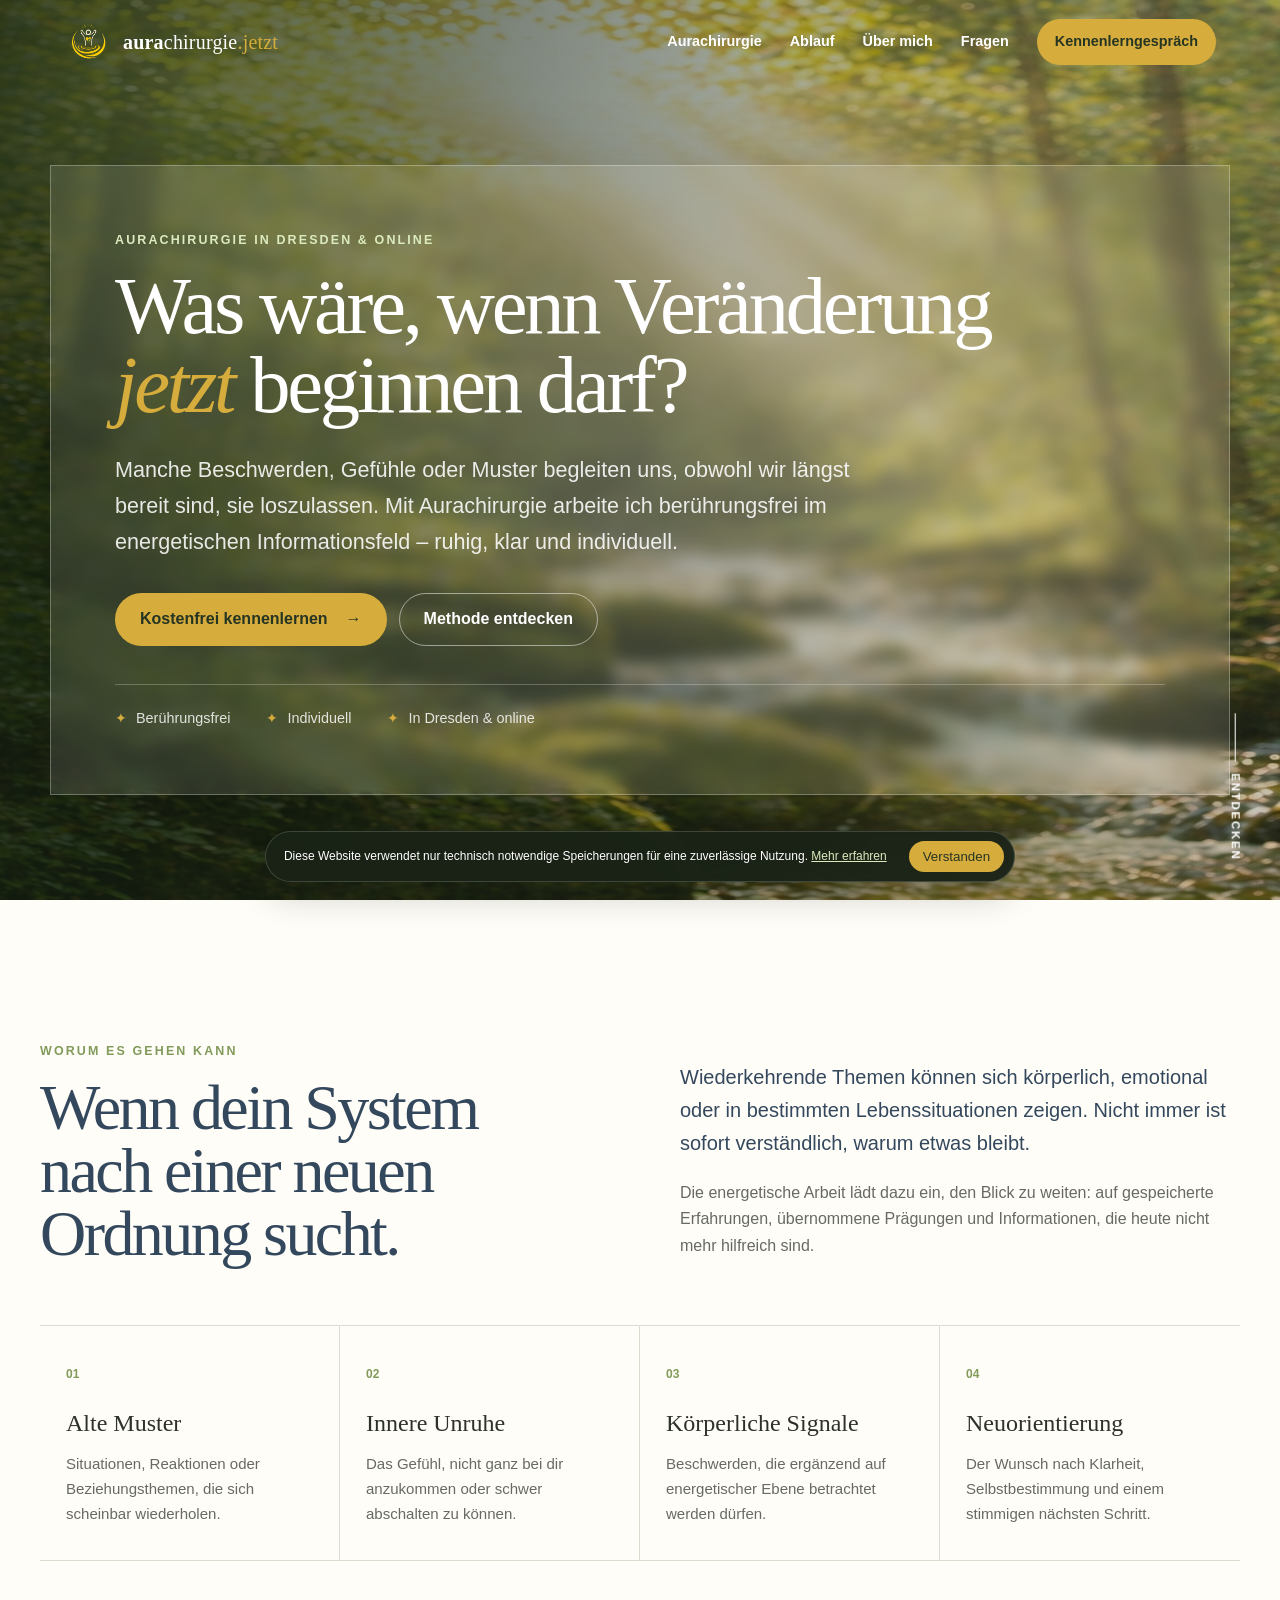
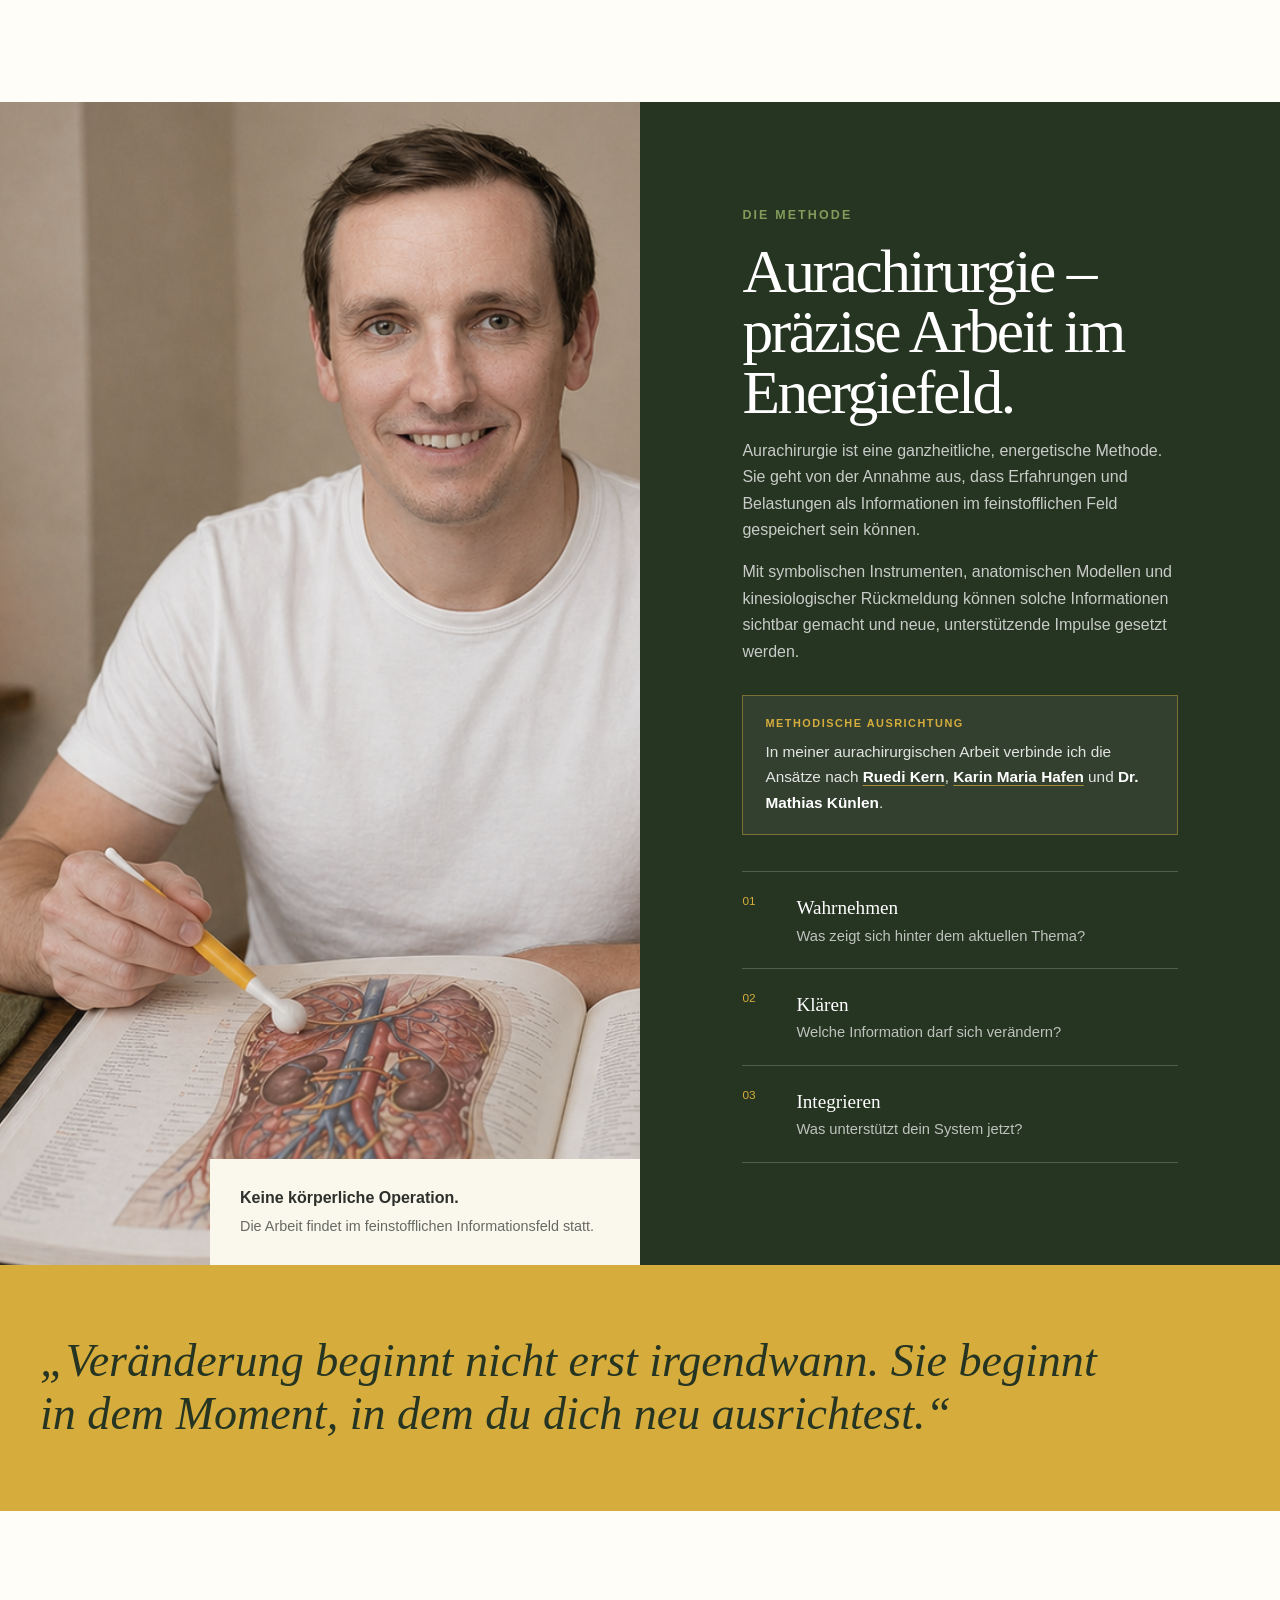
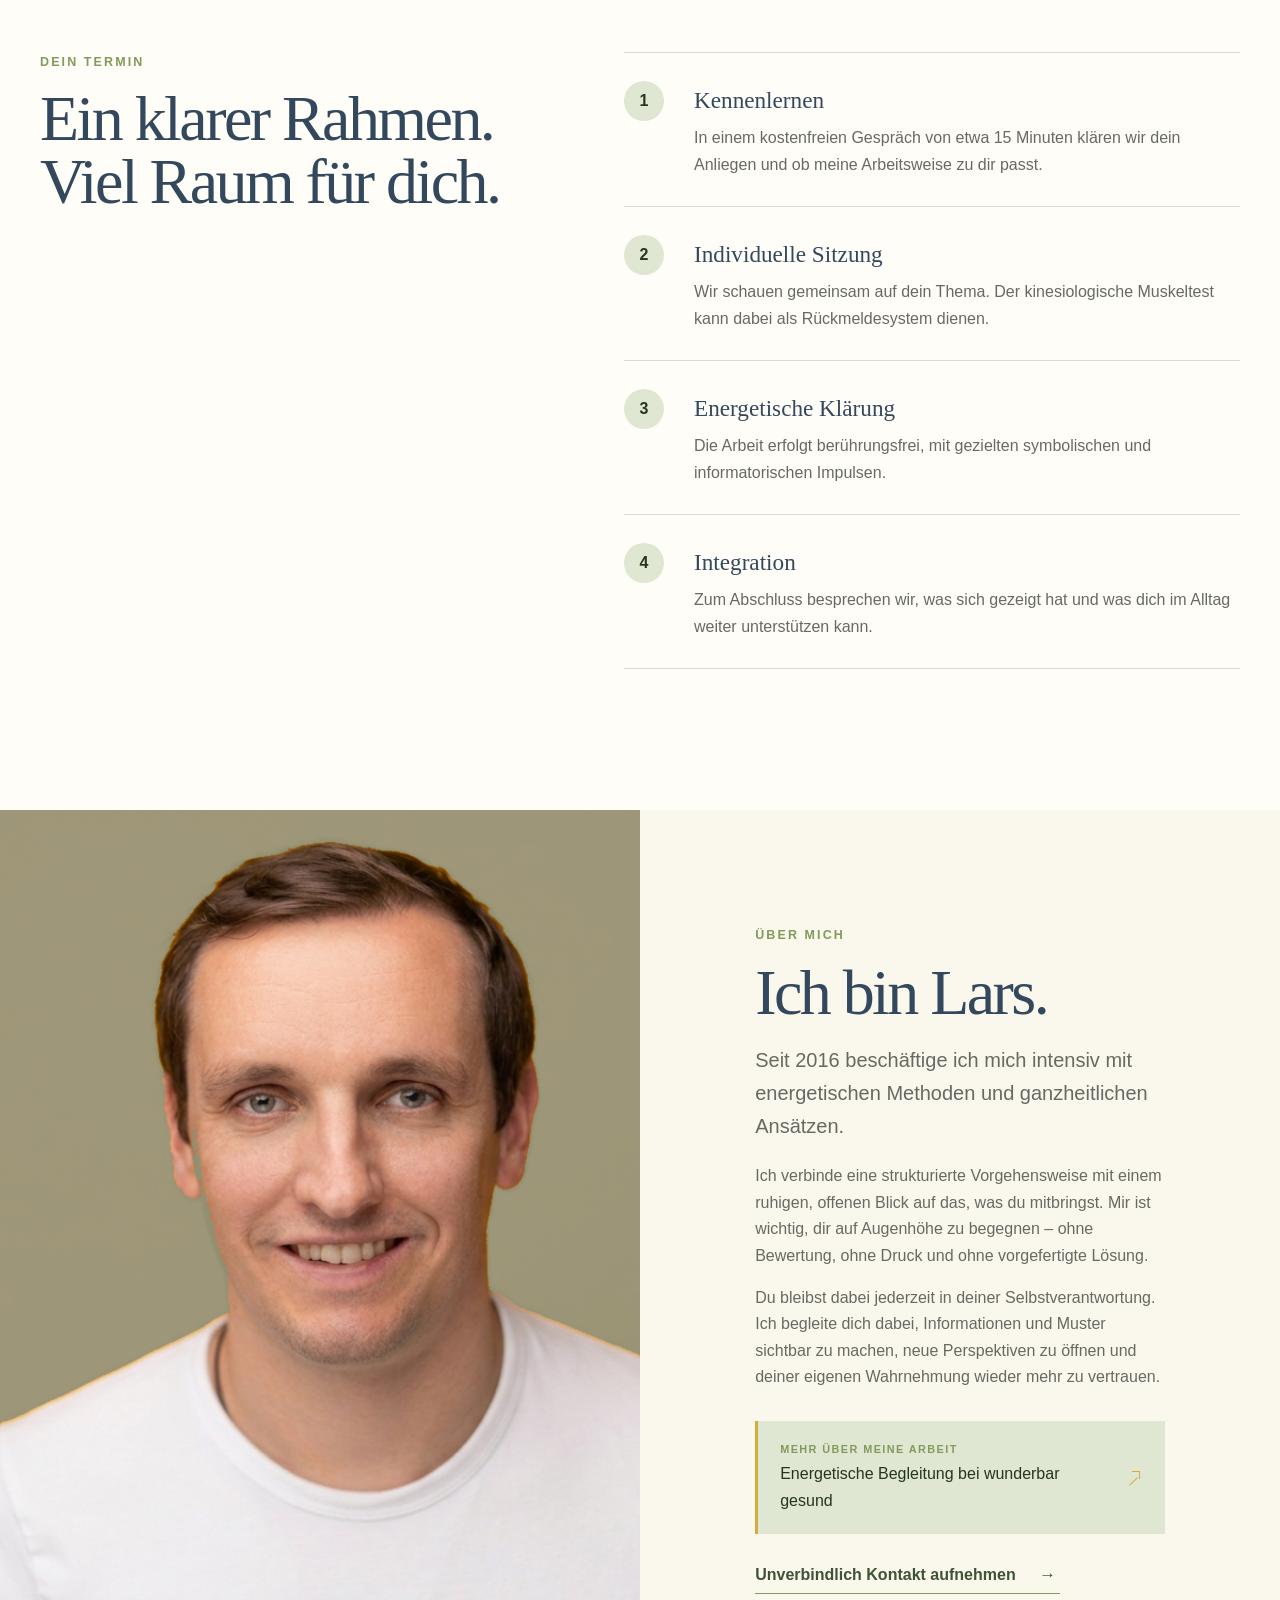
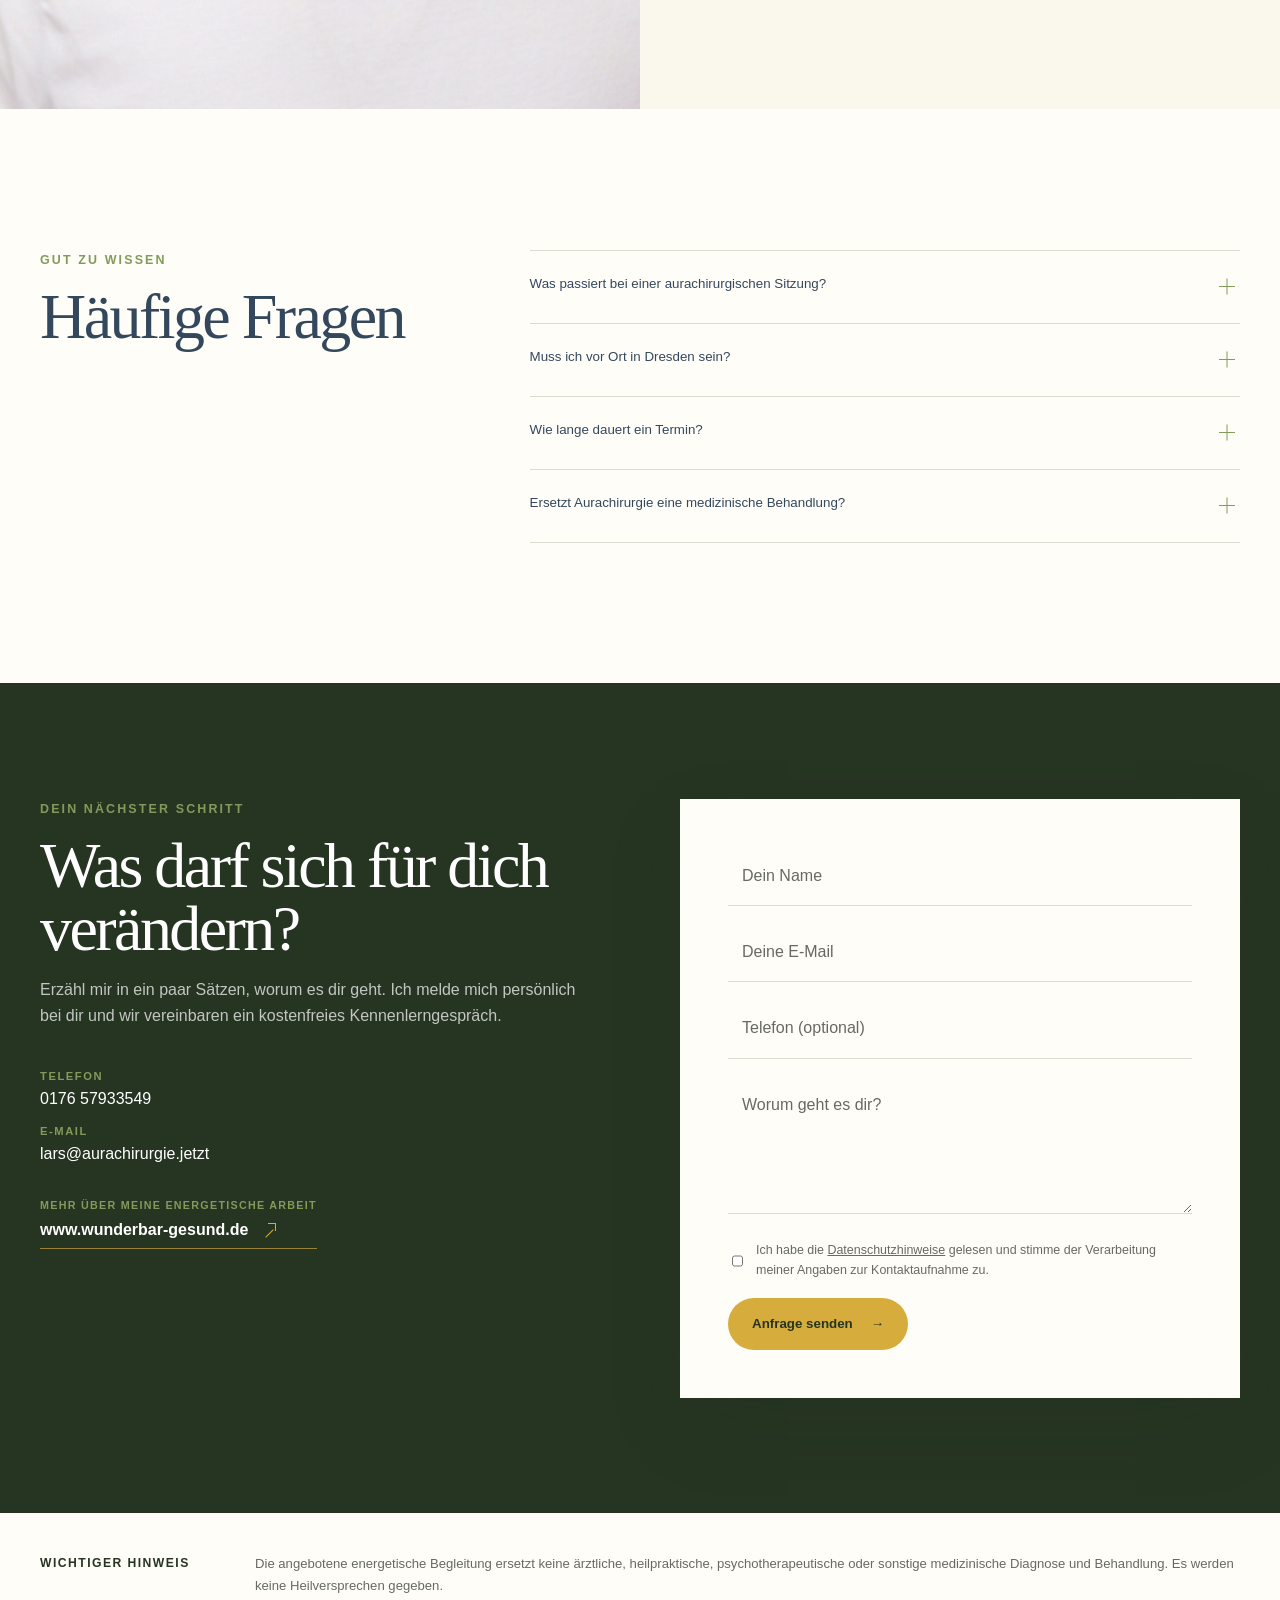
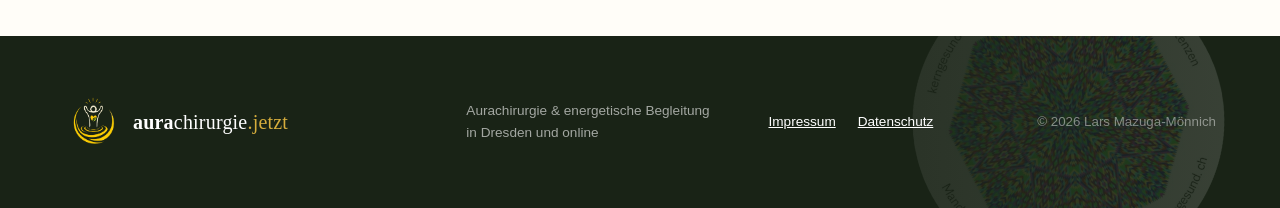
<file: index.html>
<!doctype html>
<html lang="de">
  <head>
    <meta charset="utf-8">
    <meta name="viewport" content="width=device-width, initial-scale=1">
    <title>Aurachirurgie Dresden & online | aurachirurgie.jetzt</title>
    <meta name="description" content="Aurachirurgie in Dresden und online: Lars Mazuga-Mönnich begleitet dich achtsam und berührungsfrei dabei, energetische Blockaden und alte Muster zu klären.">
    <meta name="theme-color" content="#263422">
    <meta name="robots" content="index, follow">
    <link rel="canonical" href="https://aurachirurgie.jetzt/">
    <link rel="icon" href="assets/images/brand-symbol.png" type="image/png">
    <script>document.documentElement.classList.add('js')</script>
  <link rel="stylesheet" href="assets/styles.css?v=7">
  </head>
  <body>
    <a class="skip-link" href="#inhalt">Zum Inhalt</a>
    <header class="site-header" data-header>
      <a class="brand" href="#start" aria-label="aurachirurgie.jetzt – Startseite">
        <img class="brand-start" src="assets/images/brand-start-light.png?v=1" alt="" aria-hidden="true">
        <img class="brand-scroll" src="assets/images/brand-symbol.png" alt="" aria-hidden="true">
        <span><strong>aura</strong>chirurgie<em>.jetzt</em></span>
      </a>
      <button class="menu-button" type="button" aria-controls="navigation" aria-expanded="false">
        <span aria-hidden="true"></span><span aria-hidden="true"></span><span aria-hidden="true"></span>
        <b>Menü</b>
      </button>
      <nav id="navigation" class="navigation" aria-label="Hauptnavigation">
        <a href="#aurachirurgie">Aurachirurgie</a>
        <a href="#ablauf">Ablauf</a>
        <a href="#ueber-mich">Über mich</a>
        <a href="#fragen">Fragen</a>
        <a class="nav-cta" href="#kontakt">Kennenlerngespräch</a>
      </nav>
    </header>

    <main id="inhalt">
      <section id="start" class="hero">
        <div class="hero-glow" aria-hidden="true"></div>
        <div class="hero-card reveal">
          <p class="eyebrow">Aurachirurgie in Dresden & online</p>
          <h1>Was wäre, wenn Veränderung <em>jetzt</em> beginnen darf?</h1>
          <p class="hero-text">Manche Beschwerden, Gefühle oder Muster begleiten uns, obwohl wir längst bereit sind, sie loszulassen. Mit Aurachirurgie arbeite ich berührungsfrei im energetischen Informationsfeld – ruhig, klar und individuell.</p>
          <div class="hero-actions">
            <a class="button primary" href="#kontakt">Kostenfrei kennenlernen <span>→</span></a>
            <a class="button ghost" href="#aurachirurgie">Methode entdecken</a>
          </div>
          <ul class="trust-row" aria-label="Rahmen der Begleitung">
            <li>Berührungsfrei</li><li>Individuell</li><li>In Dresden & online</li>
          </ul>
        </div>
        <a class="scroll-hint" href="#erkennen" aria-label="Weiter zum nächsten Abschnitt"><span></span>Entdecken</a>
      </section>

      <section id="erkennen" class="intro section-shell">
        <div class="intro-heading reveal">
          <p class="eyebrow">Worum es gehen kann</p>
          <h2>Wenn dein System nach einer neuen Ordnung sucht.</h2>
        </div>
        <div class="intro-copy reveal">
          <p class="lead">Wiederkehrende Themen können sich körperlich, emotional oder in bestimmten Lebenssituationen zeigen. Nicht immer ist sofort verständlich, warum etwas bleibt.</p>
          <p>Die energetische Arbeit lädt dazu ein, den Blick zu weiten: auf gespeicherte Erfahrungen, übernommene Prägungen und Informationen, die heute nicht mehr hilfreich sind.</p>
        </div>
        <div class="topic-grid reveal">
          <article><span>01</span><h3>Alte Muster</h3><p>Situationen, Reaktionen oder Beziehungsthemen, die sich scheinbar wiederholen.</p></article>
          <article><span>02</span><h3>Innere Unruhe</h3><p>Das Gefühl, nicht ganz bei dir anzukommen oder schwer abschalten zu können.</p></article>
          <article><span>03</span><h3>Körperliche Signale</h3><p>Beschwerden, die ergänzend auf energetischer Ebene betrachtet werden dürfen.</p></article>
          <article><span>04</span><h3>Neuorientierung</h3><p>Der Wunsch nach Klarheit, Selbstbestimmung und einem stimmigen nächsten Schritt.</p></article>
        </div>
      </section>

      <section id="aurachirurgie" class="method-section">
        <div class="method-image reveal">
          <img src="assets/images/methods-atlas.png" alt="Symbolische Darstellung energetischer Arbeit am Körper">
          <div class="image-note"><strong>Keine körperliche Operation.</strong><span>Die Arbeit findet im feinstofflichen Informationsfeld statt.</span></div>
        </div>
        <div class="method-copy reveal">
          <p class="eyebrow">Die Methode</p>
          <h2>Aurachirurgie – präzise Arbeit im Energiefeld.</h2>
          <p>Aurachirurgie ist eine ganzheitliche, energetische Methode. Sie geht von der Annahme aus, dass Erfahrungen und Belastungen als Informationen im feinstofflichen Feld gespeichert sein können.</p>
          <p>Mit symbolischen Instrumenten, anatomischen Modellen und kinesiologischer Rückmeldung können solche Informationen sichtbar gemacht und neue, unterstützende Impulse gesetzt werden.</p>
          <div class="method-lineage">
            <small>Methodische Ausrichtung</small>
            <p>In meiner aurachirurgischen Arbeit verbinde ich die Ansätze nach <a href="https://www.kerngesund.ch/" target="_blank" rel="noopener noreferrer"><strong>Ruedi Kern</strong></a>, <a href="https://history-clearing.com/" target="_blank" rel="noopener noreferrer"><strong>Karin Maria Hafen</strong></a> und <strong>Dr. Mathias Künlen</strong>.</p>
          </div>
          <div class="principles">
            <div><i>01</i><span><strong>Wahrnehmen</strong>Was zeigt sich hinter dem aktuellen Thema?</span></div>
            <div><i>02</i><span><strong>Klären</strong>Welche Information darf sich verändern?</span></div>
            <div><i>03</i><span><strong>Integrieren</strong>Was unterstützt dein System jetzt?</span></div>
          </div>
        </div>
      </section>

      <section class="quote-band">
        <blockquote>„Veränderung beginnt nicht erst irgendwann. Sie beginnt in dem Moment, in dem du dich neu ausrichtest.“</blockquote>
      </section>

      <section id="ablauf" class="process section-shell">
        <div class="section-title reveal">
          <p class="eyebrow">Dein Termin</p>
          <h2>Ein klarer Rahmen.<br>Viel Raum für dich.</h2>
        </div>
        <ol class="process-list reveal">
          <li><span>1</span><div><h3>Kennenlernen</h3><p>In einem kostenfreien Gespräch von etwa 15 Minuten klären wir dein Anliegen und ob meine Arbeitsweise zu dir passt.</p></div></li>
          <li><span>2</span><div><h3>Individuelle Sitzung</h3><p>Wir schauen gemeinsam auf dein Thema. Der kinesiologische Muskeltest kann dabei als Rückmeldesystem dienen.</p></div></li>
          <li><span>3</span><div><h3>Energetische Klärung</h3><p>Die Arbeit erfolgt berührungsfrei, mit gezielten symbolischen und informatorischen Impulsen.</p></div></li>
          <li><span>4</span><div><h3>Integration</h3><p>Zum Abschluss besprechen wir, was sich gezeigt hat und was dich im Alltag weiter unterstützen kann.</p></div></li>
        </ol>
      </section>

      <section id="ueber-mich" class="about">
        <div class="about-image reveal"><img src="assets/images/portrait.png" alt="Lars Mazuga-Mönnich, Begleiter für Aurachirurgie in Dresden"></div>
        <div class="about-copy reveal">
          <p class="eyebrow">Über mich</p>
          <h2>Ich bin Lars.</h2>
          <p class="lead">Seit 2016 beschäftige ich mich intensiv mit energetischen Methoden und ganzheitlichen Ansätzen.</p>
          <p>Ich verbinde eine strukturierte Vorgehensweise mit einem ruhigen, offenen Blick auf das, was du mitbringst. Mir ist wichtig, dir auf Augenhöhe zu begegnen – ohne Bewertung, ohne Druck und ohne vorgefertigte Lösung.</p>
          <p>Du bleibst dabei jederzeit in deiner Selbstverantwortung. Ich begleite dich dabei, Informationen und Muster sichtbar zu machen, neue Perspektiven zu öffnen und deiner eigenen Wahrnehmung wieder mehr zu vertrauen.</p>
          <a class="sister-site" href="https://www.wunderbar-gesund.de/" target="_blank" rel="noopener noreferrer">
            <span>
              <small>Mehr über meine Arbeit</small>
              Energetische Begleitung bei wunderbar gesund
            </span>
            <span class="external-arrow" aria-hidden="true"></span>
          </a>
          <a class="text-link" href="#kontakt">Unverbindlich Kontakt aufnehmen <span>→</span></a>
        </div>
      </section>

      <section id="fragen" class="faq section-shell">
        <div class="section-title reveal">
          <p class="eyebrow">Gut zu wissen</p>
          <h2>Häufige Fragen</h2>
        </div>
        <div class="accordion reveal" data-accordion>
          <article class="faq-item"><button type="button" aria-expanded="false"><span>Was passiert bei einer aurachirurgischen Sitzung?</span><i></i></button><div class="faq-answer"><p>Nach einem Vorgespräch wird dein Anliegen eingegrenzt. Die energetische Arbeit kann mit symbolischen Instrumenten, anatomischen Modellen und dem kinesiologischen Muskeltest erfolgen. Es finden keine körperlichen Eingriffe statt.</p></div></article>
          <article class="faq-item"><button type="button" aria-expanded="false"><span>Muss ich vor Ort in Dresden sein?</span><i></i></button><div class="faq-answer"><p>Nein. Sitzungen sind sowohl in Präsenz in Dresden als auch online möglich. Im kostenfreien Kennenlerngespräch besprechen wir, welcher Rahmen für dein Anliegen passt.</p></div></article>
          <article class="faq-item"><button type="button" aria-expanded="false"><span>Wie lange dauert ein Termin?</span><i></i></button><div class="faq-answer"><p>Plane für eine individuelle Sitzung ungefähr 60 bis 120 Minuten ein. Dauer und Umfang richten sich nach deinem Thema und werden vorab abgestimmt.</p></div></article>
          <article class="faq-item"><button type="button" aria-expanded="false"><span>Ersetzt Aurachirurgie eine medizinische Behandlung?</span><i></i></button><div class="faq-answer"><p>Nein. Aurachirurgie ist eine energetische Methode und kein Ersatz für Diagnose oder Behandlung durch Ärzte, Heilpraktiker, Psychotherapeuten oder andere medizinische Fachpersonen.</p></div></article>
        </div>
      </section>

      <section id="kontakt" class="contact">
        <div class="contact-copy reveal">
          <p class="eyebrow">Dein nächster Schritt</p>
          <h2>Was darf sich für dich verändern?</h2>
          <p>Erzähl mir in ein paar Sätzen, worum es dir geht. Ich melde mich persönlich bei dir und wir vereinbaren ein kostenfreies Kennenlerngespräch.</p>
          <div class="direct-contact">
            <a href="tel:+4917657933549"><small>Telefon</small>0176 57933549</a>
            <a href="mailto:lars@aurachirurgie.jetzt"><small>E-Mail</small>lars@aurachirurgie.jetzt</a>
          </div>
          <a class="contact-more" href="https://www.wunderbar-gesund.de/" target="_blank" rel="noopener noreferrer">
            <small>Mehr über meine energetische Arbeit</small>
            www.wunderbar-gesund.de <span class="external-arrow" aria-hidden="true"></span>
          </a>
        </div>
        <form class="contact-form reveal" action="send.php" method="post">
          <p class="form-error" data-form-error hidden role="alert">Das hat leider noch nicht geklappt. Bitte versuche es erneut oder schreibe mir direkt an <a href="mailto:lars@aurachirurgie.jetzt">lars@aurachirurgie.jetzt</a>.</p>
          <div class="field"><input id="name" name="name" type="text" autocomplete="name" required placeholder=" "><label for="name">Dein Name</label></div>
          <div class="field"><input id="email" name="email" type="email" autocomplete="email" required placeholder=" "><label for="email">Deine E-Mail</label></div>
          <div class="field"><input id="phone" name="phone" type="tel" autocomplete="tel" placeholder=" "><label for="phone">Telefon (optional)</label></div>
          <div class="field"><textarea id="message" name="message" rows="4" required placeholder=" "></textarea><label for="message">Worum geht es dir?</label></div>
          <input class="honeypot" type="text" name="website" tabindex="-1" autocomplete="off" aria-hidden="true">
          <label class="privacy"><input type="checkbox" required><span>Ich habe die <a href="datenschutz.html">Datenschutzhinweise</a> gelesen und stimme der Verarbeitung meiner Angaben zur Kontaktaufnahme zu.</span></label>
          <button class="button primary" type="submit">Anfrage senden <span>→</span></button>
        </form>
        <div class="form-success" data-form-success hidden role="status" aria-live="polite">
          <span class="success-mark" aria-hidden="true">✓</span>
          <p class="eyebrow">Nachricht gesendet</p>
          <h3>Deine Nachricht ist auf dem Weg zu mir.</h3>
          <p>Vielen Dank für dein Vertrauen. Ich schaue mir dein Anliegen persönlich an und melde mich so bald wie möglich bei dir.</p>
          <a href="#start">Zurück zum Seitenanfang <span aria-hidden="true">↑</span></a>
        </div>
      </section>

      <aside class="disclaimer section-shell">
        <strong>Wichtiger Hinweis</strong>
        <p>Die angebotene energetische Begleitung ersetzt keine ärztliche, heilpraktische, psychotherapeutische oder sonstige medizinische Diagnose und Behandlung. Es werden keine Heilversprechen gegeben.</p>
      </aside>
    </main>

    <footer class="site-footer">
      <a class="footer-brand" href="#start"><img src="assets/images/brand-start-light.png?v=1" alt=""><span><strong>aura</strong>chirurgie<em>.jetzt</em></span></a>
      <p>Aurachirurgie & energetische Begleitung<br>in Dresden und online</p>
      <nav aria-label="Rechtliche Hinweise"><a href="impressum.html">Impressum</a><a href="datenschutz.html">Datenschutz</a></nav>
      <small>© 2026 Lars Mazuga-Mönnich</small>
    </footer>
    <aside class="cookie-bar" data-cookie-bar hidden aria-label="Cookie-Hinweis">
      <p>Diese Website verwendet nur technisch notwendige Speicherungen für eine zuverlässige Nutzung. <a href="datenschutz.html">Mehr erfahren</a></p>
      <button type="button" data-cookie-confirm>Verstanden</button>
    </aside>
  <script src="assets/script.js?v=3"></script>
  </body>
</html>
</file>
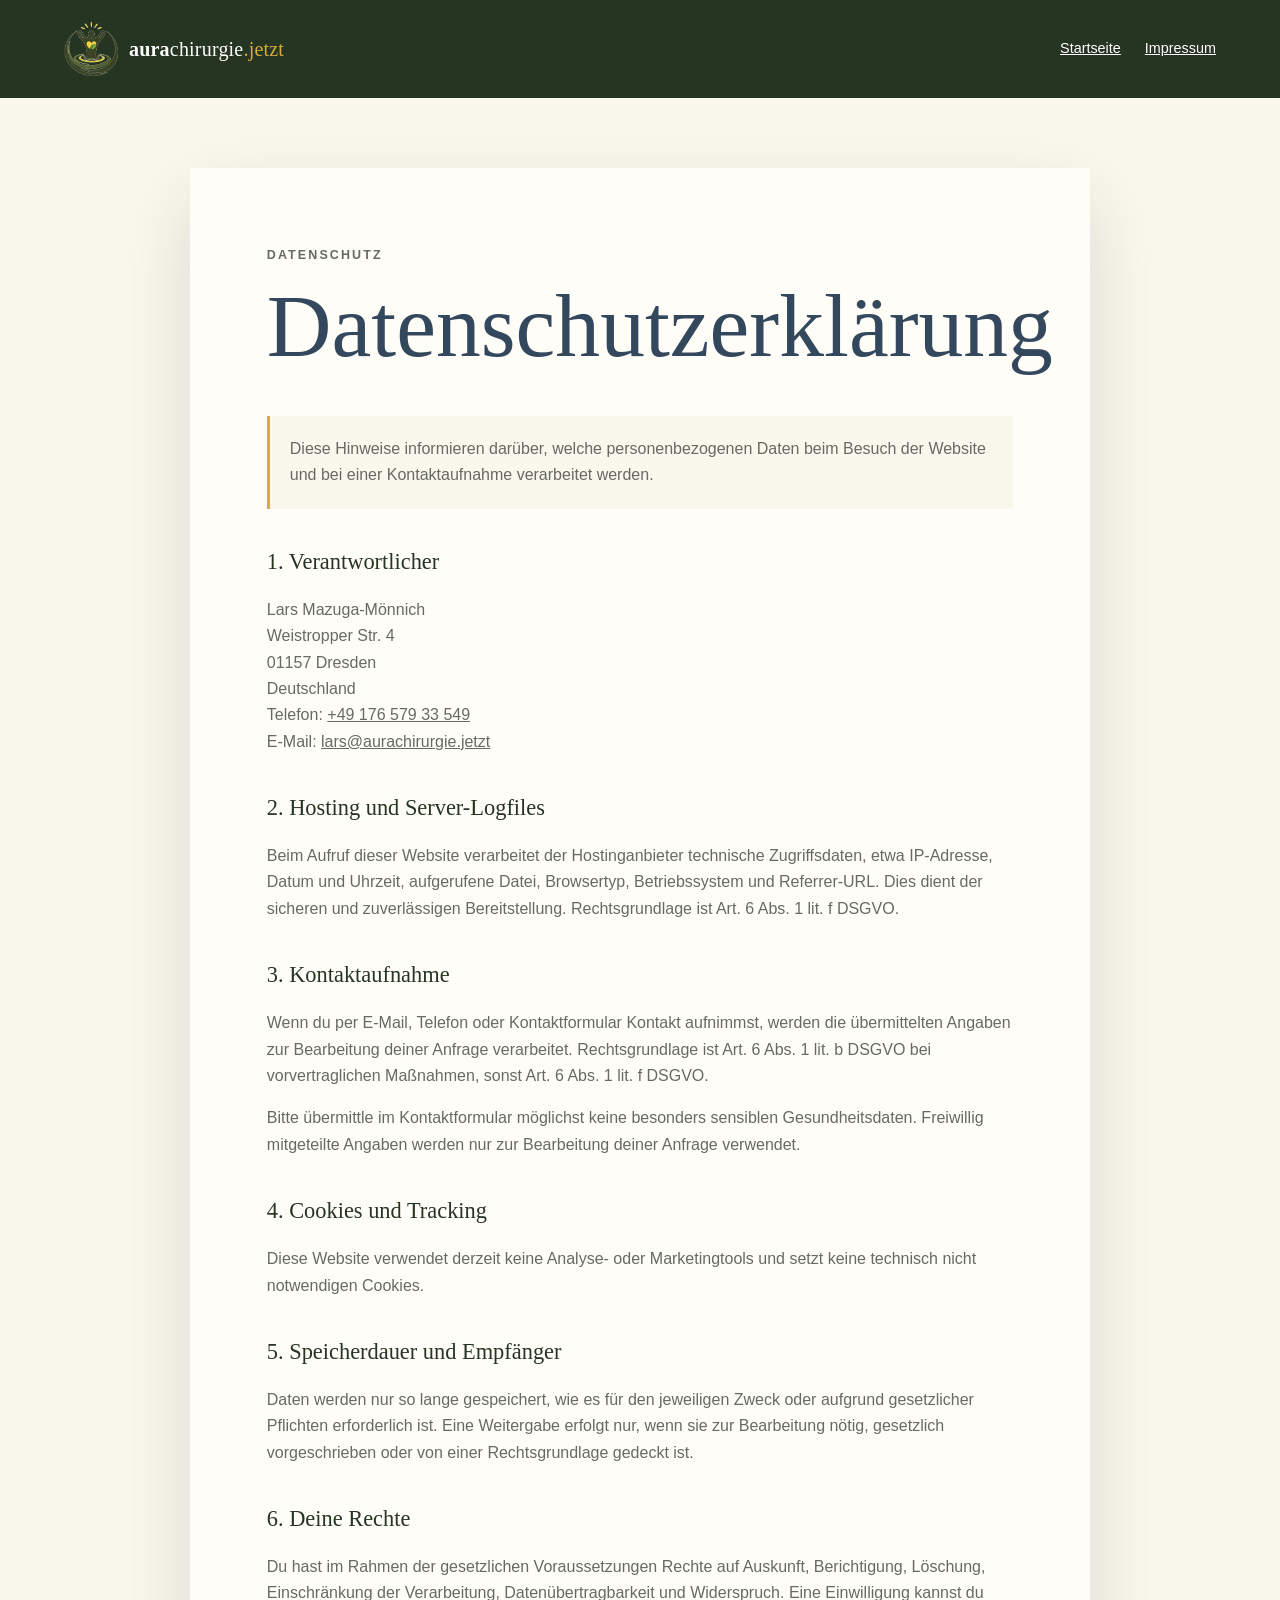
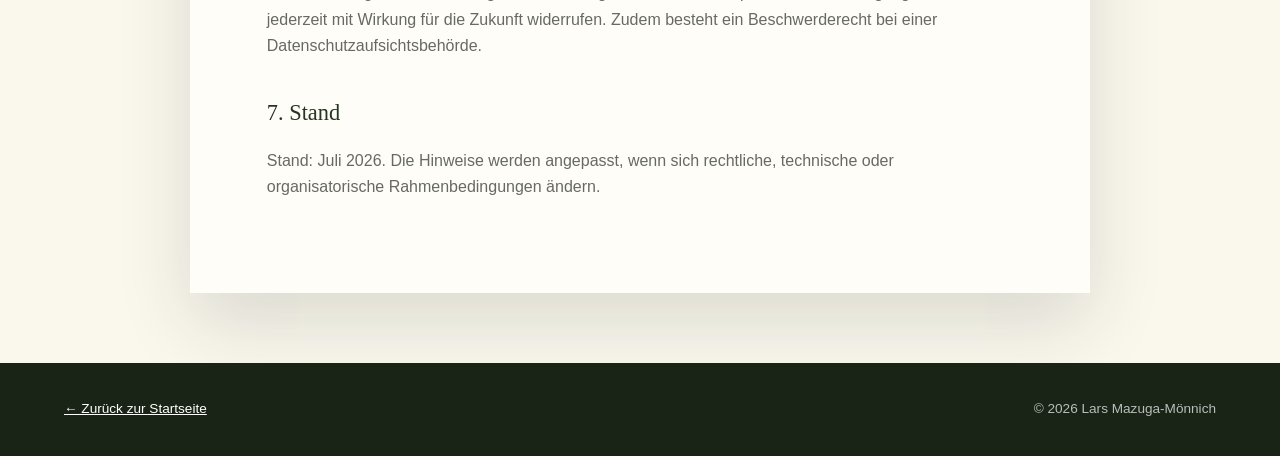
<file: datenschutz.html>
<!doctype html><html lang="de"><head><meta charset="utf-8"><meta name="viewport" content="width=device-width,initial-scale=1"><meta name="robots" content="noindex,follow"><title>Datenschutz | aurachirurgie.jetzt</title><link rel="stylesheet" href="assets/styles.css"></head><body class="legal-page"><header class="legal-header"><a class="footer-brand" href="index.html"><img src="assets/images/brand-symbol.png" alt=""><span><strong>aura</strong>chirurgie<em>.jetzt</em></span></a><nav><a href="index.html">Startseite</a><a href="impressum.html">Impressum</a></nav></header><main class="legal-main"><article class="legal-card"><p class="eyebrow">Datenschutz</p><h1>Datenschutzerklärung</h1><p class="legal-note">Diese Hinweise informieren darüber, welche personenbezogenen Daten beim Besuch der Website und bei einer Kontaktaufnahme verarbeitet werden.</p><h2>1. Verantwortlicher</h2><p>Lars Mazuga-Mönnich<br>Weistropper Str. 4<br>01157 Dresden<br>Deutschland<br>Telefon: <a href="tel:+4917657933549">+49 176 579 33 549</a><br>E-Mail: <a href="mailto:lars@aurachirurgie.jetzt">lars@aurachirurgie.jetzt</a></p><h2>2. Hosting und Server-Logfiles</h2><p>Beim Aufruf dieser Website verarbeitet der Hostinganbieter technische Zugriffsdaten, etwa IP-Adresse, Datum und Uhrzeit, aufgerufene Datei, Browsertyp, Betriebssystem und Referrer-URL. Dies dient der sicheren und zuverlässigen Bereitstellung. Rechtsgrundlage ist Art. 6 Abs. 1 lit. f DSGVO.</p><h2>3. Kontaktaufnahme</h2><p>Wenn du per E-Mail, Telefon oder Kontaktformular Kontakt aufnimmst, werden die übermittelten Angaben zur Bearbeitung deiner Anfrage verarbeitet. Rechtsgrundlage ist Art. 6 Abs. 1 lit. b DSGVO bei vorvertraglichen Maßnahmen, sonst Art. 6 Abs. 1 lit. f DSGVO.</p><p>Bitte übermittle im Kontaktformular möglichst keine besonders sensiblen Gesundheitsdaten. Freiwillig mitgeteilte Angaben werden nur zur Bearbeitung deiner Anfrage verwendet.</p><h2>4. Cookies und Tracking</h2><p>Diese Website verwendet derzeit keine Analyse- oder Marketingtools und setzt keine technisch nicht notwendigen Cookies.</p><h2>5. Speicherdauer und Empfänger</h2><p>Daten werden nur so lange gespeichert, wie es für den jeweiligen Zweck oder aufgrund gesetzlicher Pflichten erforderlich ist. Eine Weitergabe erfolgt nur, wenn sie zur Bearbeitung nötig, gesetzlich vorgeschrieben oder von einer Rechtsgrundlage gedeckt ist.</p><h2>6. Deine Rechte</h2><p>Du hast im Rahmen der gesetzlichen Voraussetzungen Rechte auf Auskunft, Berichtigung, Löschung, Einschränkung der Verarbeitung, Datenübertragbarkeit und Widerspruch. Eine Einwilligung kannst du jederzeit mit Wirkung für die Zukunft widerrufen. Zudem besteht ein Beschwerderecht bei einer Datenschutzaufsichtsbehörde.</p><h2>7. Stand</h2><p>Stand: Juli 2026. Die Hinweise werden angepasst, wenn sich rechtliche, technische oder organisatorische Rahmenbedingungen ändern.</p></article></main><footer class="simple-footer"><a href="index.html">← Zurück zur Startseite</a><span>© 2026 Lars Mazuga-Mönnich</span></footer></body></html>
</file>
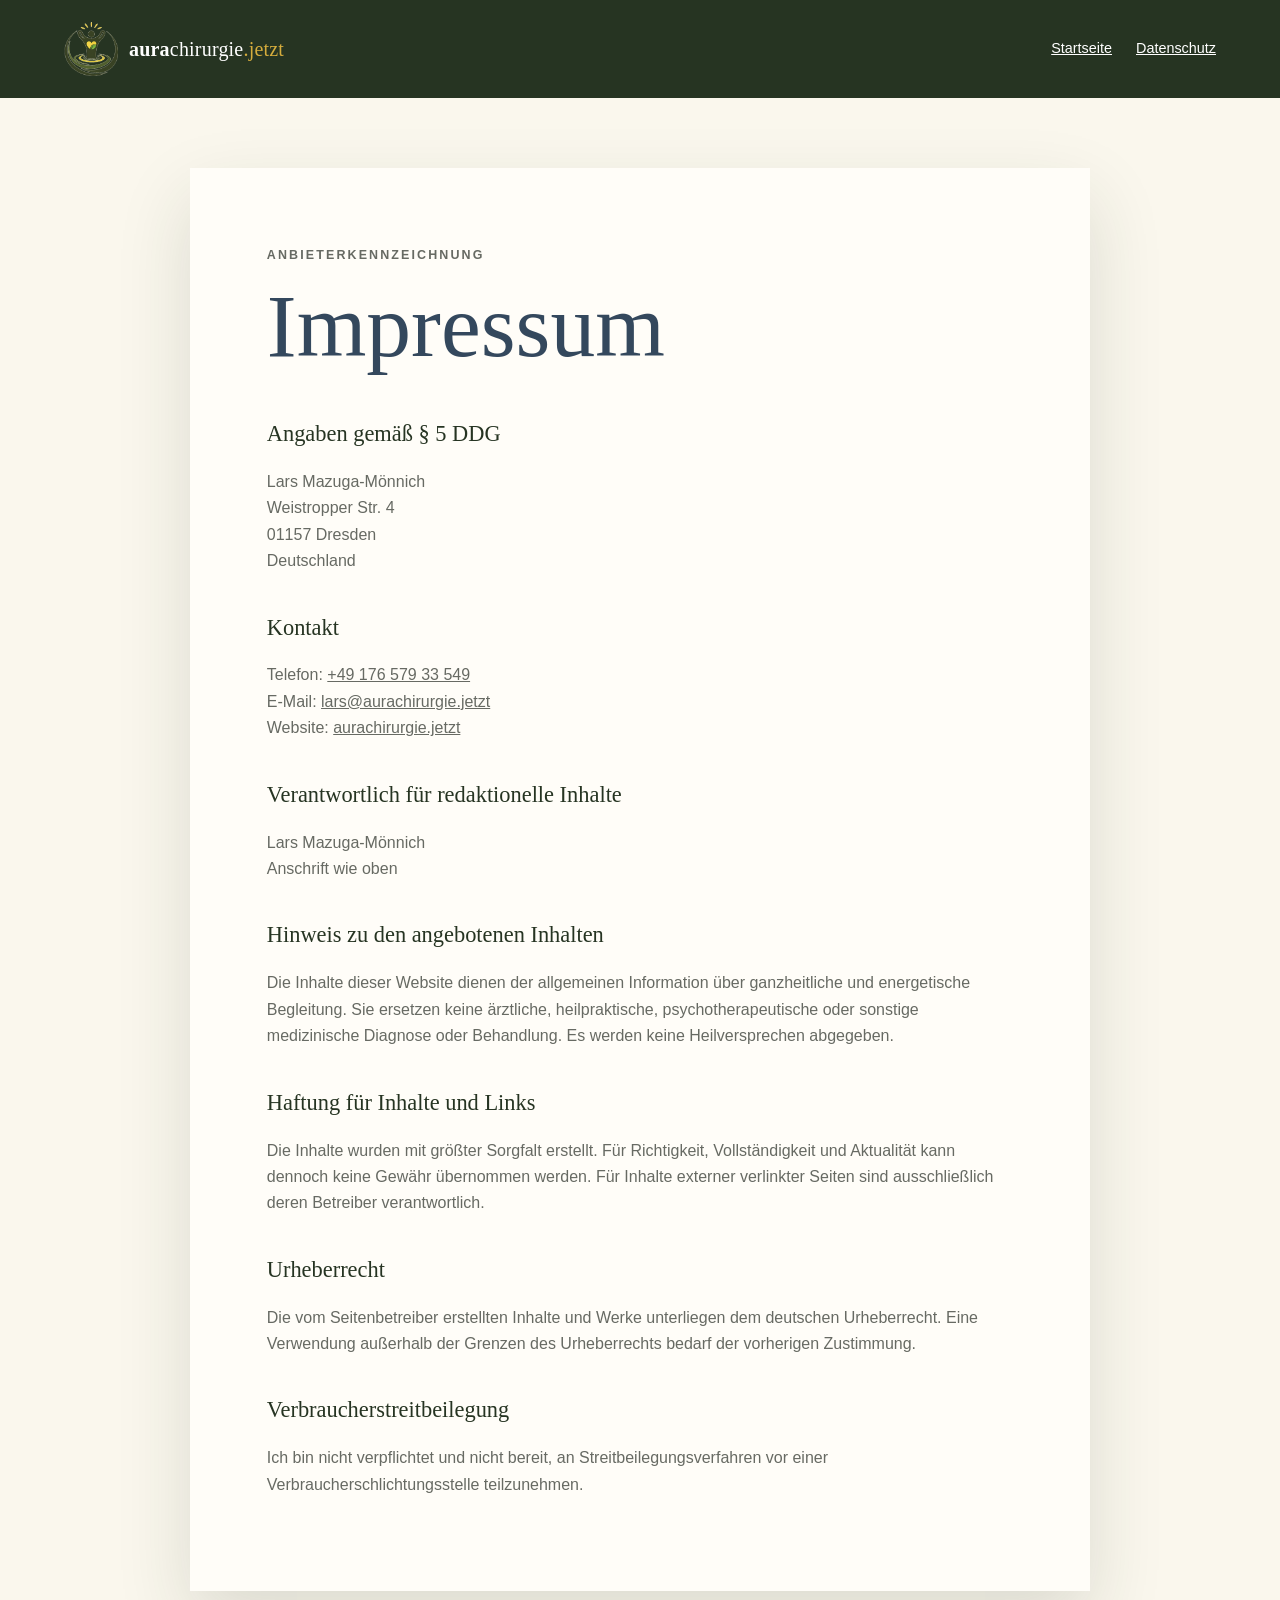
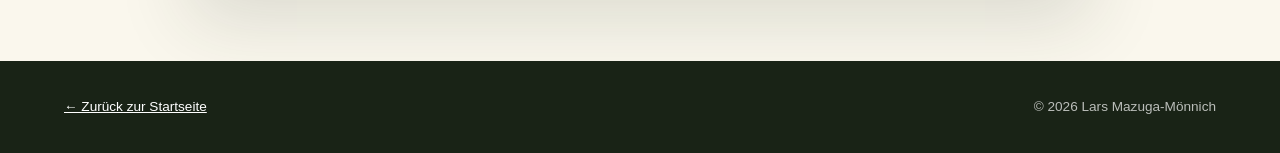
<file: impressum.html>
<!doctype html><html lang="de"><head><meta charset="utf-8"><meta name="viewport" content="width=device-width,initial-scale=1"><meta name="robots" content="noindex,follow"><title>Impressum | aurachirurgie.jetzt</title><link rel="stylesheet" href="assets/styles.css"></head><body class="legal-page"><header class="legal-header"><a class="footer-brand" href="index.html"><img src="assets/images/brand-symbol.png" alt=""><span><strong>aura</strong>chirurgie<em>.jetzt</em></span></a><nav><a href="index.html">Startseite</a><a href="datenschutz.html">Datenschutz</a></nav></header><main class="legal-main"><article class="legal-card"><p class="eyebrow">Anbieterkennzeichnung</p><h1>Impressum</h1><h2>Angaben gemäß § 5 DDG</h2><p>Lars Mazuga-Mönnich<br>Weistropper Str. 4<br>01157 Dresden<br>Deutschland</p><h2>Kontakt</h2><p>Telefon: <a href="tel:+4917657933549">+49 176 579 33 549</a><br>E-Mail: <a href="mailto:lars@aurachirurgie.jetzt">lars@aurachirurgie.jetzt</a><br>Website: <a href="https://aurachirurgie.jetzt/">aurachirurgie.jetzt</a></p><h2>Verantwortlich für redaktionelle Inhalte</h2><p>Lars Mazuga-Mönnich<br>Anschrift wie oben</p><h2>Hinweis zu den angebotenen Inhalten</h2><p>Die Inhalte dieser Website dienen der allgemeinen Information über ganzheitliche und energetische Begleitung. Sie ersetzen keine ärztliche, heilpraktische, psychotherapeutische oder sonstige medizinische Diagnose oder Behandlung. Es werden keine Heilversprechen abgegeben.</p><h2>Haftung für Inhalte und Links</h2><p>Die Inhalte wurden mit größter Sorgfalt erstellt. Für Richtigkeit, Vollständigkeit und Aktualität kann dennoch keine Gewähr übernommen werden. Für Inhalte externer verlinkter Seiten sind ausschließlich deren Betreiber verantwortlich.</p><h2>Urheberrecht</h2><p>Die vom Seitenbetreiber erstellten Inhalte und Werke unterliegen dem deutschen Urheberrecht. Eine Verwendung außerhalb der Grenzen des Urheberrechts bedarf der vorherigen Zustimmung.</p><h2>Verbraucherstreitbeilegung</h2><p>Ich bin nicht verpflichtet und nicht bereit, an Streitbeilegungsverfahren vor einer Verbraucherschlichtungsstelle teilzunehmen.</p></article></main><footer class="simple-footer"><a href="index.html">← Zurück zur Startseite</a><span>© 2026 Lars Mazuga-Mönnich</span></footer></body></html>
</file>
<file: assets/styles.css>
:root{--forest:#263422;--forest-2:#3e5335;--sage:#829b5b;--sage-light:#dfe7d2;--gold:#d6ad3d;--cream:#faf7ed;--paper:#fffdf8;--blue:#34485d;--ink:#2d302b;--muted:#676a63;--line:#d9ddcf;--shadow:0 30px 70px rgba(38,52,34,.14);font-family:"Avenir Next","Segoe UI",Arial,sans-serif;color:var(--ink);background:var(--paper);font-synthesis:none}
*{box-sizing:border-box}html{scroll-behavior:smooth}body{margin:0;line-height:1.65;overflow-x:hidden}img{display:block;max-width:100%}a{color:inherit}.skip-link{position:fixed;top:-100px;left:20px;z-index:100;padding:12px 18px;background:#fff}.skip-link:focus{top:20px}.site-header{position:fixed;inset:0 0 auto;z-index:20;display:flex;align-items:center;justify-content:space-between;padding:18px clamp(20px,5vw,74px);color:#fff;transition:.3s ease}.site-header.is-scrolled{color:var(--forest);background:rgba(255,253,248,.93);box-shadow:0 6px 30px rgba(38,52,34,.08);backdrop-filter:blur(18px)}.brand,.footer-brand{display:flex;align-items:center;gap:11px;text-decoration:none}.brand img{width:48px;height:48px;object-fit:contain}.brand span,.footer-brand span{font-family:Georgia,serif;font-size:1.25rem;letter-spacing:.01em}.brand em,.footer-brand em{color:var(--gold);font-style:normal}.navigation{display:flex;align-items:center;gap:28px;font-size:.9rem;font-weight:700}.navigation a{text-decoration:none}.navigation a:not(.nav-cta):hover{color:var(--gold)}.nav-cta{padding:11px 18px;color:var(--forest);background:var(--gold);border-radius:99px}.menu-button{display:none}.hero{position:relative;display:grid;place-items:center;min-height:100svh;padding:140px 24px 80px;background:linear-gradient(105deg,rgba(21,32,18,.86),rgba(38,52,34,.42) 52%,rgba(38,52,34,.18)),url("images/hero-background-clean.png") center/cover;color:#fff;overflow:hidden}.hero::after{content:"";position:absolute;inset:auto -10% -40% 45%;height:70%;background:radial-gradient(circle,rgba(214,173,61,.24),transparent 65%)}.hero-glow{position:absolute;inset:-30% auto auto -15%;width:60vw;aspect-ratio:1;background:radial-gradient(circle,rgba(130,155,91,.28),transparent 64%)}.hero-card{position:relative;z-index:1;width:min(1180px,100%);padding:clamp(30px,5vw,68px);border:1px solid rgba(255,255,255,.28);background:rgba(255,253,248,.1);box-shadow:0 40px 90px rgba(10,20,8,.26);backdrop-filter:blur(8px)}.eyebrow{margin:0 0 16px;color:var(--sage);font-size:.78rem;font-weight:800;letter-spacing:.17em;text-transform:uppercase}.hero .eyebrow{color:#dceabf}.hero h1,.section-title h2,.intro h2,.method-copy h2,.about h2,.contact h2{margin:0;font-family:Georgia,"Times New Roman",serif;font-size:clamp(2.8rem,6.3vw,6.4rem);font-weight:400;line-height:.98;letter-spacing:-.04em}.hero h1{max-width:940px}.hero h1 em{color:var(--gold);font-style:italic}.hero-text{max-width:750px;margin:28px 0 0;color:rgba(255,255,255,.88);font-size:clamp(1.08rem,1.7vw,1.35rem)}.hero-actions{display:flex;flex-wrap:wrap;gap:12px;margin-top:34px}.button{display:inline-flex;align-items:center;justify-content:center;gap:18px;min-height:52px;padding:12px 24px;border:1px solid transparent;border-radius:99px;font-weight:800;text-decoration:none;cursor:pointer;transition:.2s ease}.button:hover{transform:translateY(-2px)}.button.primary{color:var(--forest);background:var(--gold)}.button.ghost{color:#fff;border-color:rgba(255,255,255,.5)}.trust-row{display:flex;flex-wrap:wrap;gap:20px 36px;margin:38px 0 0;padding:22px 0 0;border-top:1px solid rgba(255,255,255,.24);list-style:none;color:rgba(255,255,255,.84);font-size:.9rem}.trust-row li::before{content:"✦";margin-right:9px;color:var(--gold)}.scroll-hint{position:absolute;right:3.5vw;bottom:30px;z-index:2;display:flex;align-items:center;gap:12px;color:#fff;font-size:.72rem;font-weight:700;letter-spacing:.15em;text-decoration:none;text-transform:uppercase;transform:rotate(90deg);transform-origin:right}.scroll-hint span{width:48px;height:1px;background:currentColor}.section-shell{width:min(1200px,calc(100% - 48px));margin-inline:auto}.intro{display:grid;grid-template-columns:1fr 1fr;gap:50px 80px;padding-block:clamp(90px,11vw,160px)}.intro h2,.section-title h2{color:var(--blue);font-size:clamp(2.6rem,5vw,5.1rem)}.intro-copy{align-self:end}.lead{font-size:1.25rem;color:var(--blue)}.intro-copy p:last-child{color:var(--muted)}.topic-grid{grid-column:1/-1;display:grid;grid-template-columns:repeat(4,1fr);border-top:1px solid var(--line);border-bottom:1px solid var(--line)}.topic-grid article{padding:34px 26px;border-right:1px solid var(--line)}.topic-grid article:last-child{border:0}.topic-grid span{color:var(--sage);font-size:.75rem;font-weight:800}.topic-grid h3{margin:18px 0 8px;font-family:Georgia,serif;font-size:1.5rem;font-weight:400}.topic-grid p{margin:0;color:var(--muted);font-size:.94rem}.method-section{display:grid;grid-template-columns:1fr 1fr;min-height:820px;background:var(--forest);color:#fff}.method-image{position:relative;min-height:640px;overflow:hidden}.method-image img{width:100%;height:100%;object-fit:cover;filter:saturate(.72) contrast(.96)}.image-note{position:absolute;right:0;bottom:0;width:min(430px,85%);padding:26px 30px;background:var(--cream);color:var(--ink)}.image-note strong,.image-note span{display:block}.image-note span{margin-top:4px;color:var(--muted);font-size:.9rem}.method-copy{align-self:center;padding:clamp(60px,8vw,120px)}.method-copy h2{font-size:clamp(2.7rem,4.8vw,5rem)}.method-copy>p:not(.eyebrow){max-width:630px;color:rgba(255,255,255,.75)}.principles{margin-top:36px;border-top:1px solid rgba(255,255,255,.2)}.principles>div{display:grid;grid-template-columns:44px 1fr;gap:10px;padding:20px 0;border-bottom:1px solid rgba(255,255,255,.2)}.principles i{color:var(--gold);font-style:normal;font-size:.74rem}.principles strong,.principles span{display:block}.principles span{color:rgba(255,255,255,.7);font-size:.92rem}.principles strong{color:#fff;font-family:Georgia,serif;font-size:1.2rem;font-weight:400}.quote-band{position:relative;display:grid;grid-template-columns:120px 1fr;align-items:center;gap:55px;padding:70px max(24px,calc((100vw - 1200px)/2));background:var(--gold);overflow:hidden}.quote-band img{width:100px;filter:brightness(.25)}.quote-band blockquote{margin:0;max-width:980px;color:var(--forest);font-family:Georgia,serif;font-size:clamp(1.8rem,3.6vw,3.8rem);font-style:italic;line-height:1.15}.process{display:grid;grid-template-columns:.9fr 1.1fr;gap:80px;padding-block:clamp(90px,11vw,150px)}.process-list{margin:0;padding:0;list-style:none;border-top:1px solid var(--line)}.process-list li{display:grid;grid-template-columns:52px 1fr;gap:18px;padding:28px 0;border-bottom:1px solid var(--line)}.process-list>li>span{display:grid;place-items:center;width:40px;height:40px;color:var(--forest);background:var(--sage-light);border-radius:50%;font-weight:800}.process-list h3{margin:0 0 6px;color:var(--blue);font-family:Georgia,serif;font-size:1.45rem;font-weight:400}.process-list p{margin:0;color:var(--muted)}.about{display:grid;grid-template-columns:1fr 1fr;background:var(--cream)}.about-image{min-height:720px}.about-image img{width:100%;height:100%;object-fit:cover;object-position:center}.about-copy{align-self:center;padding:clamp(60px,9vw,130px)}.about h2{color:var(--blue);font-size:clamp(3rem,5vw,5.5rem)}.about-copy>p:not(.eyebrow){max-width:650px;color:var(--muted)}.about-copy .lead{color:var(--blue)}.text-link{display:inline-flex;gap:20px;margin-top:18px;padding-bottom:4px;border-bottom:1px solid var(--sage);color:var(--forest-2);font-weight:800;text-decoration:none}.faq{display:grid;grid-template-columns:.72fr 1.28fr;gap:90px;padding-block:clamp(90px,11vw,150px)}.accordion{border-top:1px solid var(--line)}.faq-item{border-bottom:1px solid var(--line)}.faq-item button{display:grid;grid-template-columns:1fr 24px;gap:20px;width:100%;padding:25px 0;color:var(--blue);background:none;border:0;text-align:left;font:600 1.08rem/1.4 inherit;cursor:pointer}.faq-item i{position:relative;width:22px;height:22px}.faq-item i::before,.faq-item i::after{content:"";position:absolute;top:10px;left:3px;width:16px;height:1px;background:var(--sage);transition:.2s}.faq-item i::after{transform:rotate(90deg)}.faq-item button[aria-expanded="true"] i::after{transform:rotate(0)}.faq-answer{display:grid;grid-template-rows:0fr;transition:grid-template-rows .28s ease}.faq-answer>p{overflow:hidden;margin:0;color:var(--muted)}.faq-item button[aria-expanded="true"]+.faq-answer{grid-template-rows:1fr}.faq-item button[aria-expanded="true"]+.faq-answer>p{padding:0 40px 25px 0}.contact{display:grid;grid-template-columns:1fr 1fr;gap:80px;padding:clamp(70px,9vw,120px) max(24px,calc((100vw - 1200px)/2));background:var(--forest);color:#fff}.contact h2{font-size:clamp(3rem,5vw,5.3rem)}.contact-copy>p:not(.eyebrow){max-width:560px;color:rgba(255,255,255,.72)}.direct-contact{display:grid;gap:10px;margin-top:38px}.direct-contact a{text-decoration:none}.direct-contact small{display:block;color:var(--sage);font-size:.7rem;font-weight:800;letter-spacing:.14em;text-transform:uppercase}.contact-form{display:grid;gap:17px;padding:clamp(26px,4vw,48px);background:var(--paper);color:var(--ink);box-shadow:var(--shadow)}.field{position:relative}.field input,.field textarea{width:100%;padding:23px 14px 9px;border:0;border-bottom:1px solid var(--line);border-radius:0;background:transparent;color:var(--ink);font:inherit;outline:0}.field label{position:absolute;top:16px;left:14px;color:var(--muted);pointer-events:none;transition:.18s}.field input:focus,.field textarea:focus{border-color:var(--sage)}.field input:focus+label,.field textarea:focus+label,.field input:not(:placeholder-shown)+label,.field textarea:not(:placeholder-shown)+label{top:2px;color:var(--sage);font-size:.7rem;font-weight:700;text-transform:uppercase}.privacy{display:grid;grid-template-columns:18px 1fr;gap:10px;color:var(--muted);font-size:.78rem}.privacy input{margin-top:4px}.contact-form .button{justify-self:start;border:0}.honeypot{position:absolute!important;left:-9999px!important}.disclaimer{display:grid;grid-template-columns:180px 1fr;gap:35px;padding-block:40px;color:var(--muted);font-size:.82rem}.disclaimer strong{color:var(--forest);font-size:.76rem;letter-spacing:.12em;text-transform:uppercase}.disclaimer p{margin:0}.site-footer{display:grid;grid-template-columns:1.1fr .8fr .7fr auto;align-items:center;gap:35px;padding:50px clamp(24px,5vw,75px);color:#fff;background:#192316}.footer-brand img{width:58px;height:58px}.site-footer p{color:rgba(255,255,255,.6);font-size:.85rem}.site-footer nav{display:flex;gap:22px}.site-footer nav a{font-size:.85rem}.site-footer small{color:rgba(255,255,255,.45)}.reveal{opacity:0;transform:translateY(22px);transition:opacity .75s ease,transform .75s ease}.reveal.is-visible{opacity:1;transform:none}
@media (max-width:900px){.site-header{padding:13px 18px}.navigation{position:absolute;top:100%;left:18px;right:18px;display:grid;gap:3px;padding:12px;color:var(--forest);background:var(--paper);box-shadow:var(--shadow);opacity:0;visibility:hidden;transform:translateY(-8px);transition:.2s}.navigation.is-open{opacity:1;visibility:visible;transform:none}.navigation a{padding:11px 12px}.menu-button{display:flex;align-items:center;gap:5px;padding:10px 13px;color:inherit;background:rgba(255,255,255,.13);border:1px solid currentColor;border-radius:99px}.menu-button span{display:block;width:18px;height:1px;background:currentColor}.menu-button span:nth-of-type(2),.menu-button span:nth-of-type(3){display:none}.menu-button b{margin-left:5px;font-size:.7rem;text-transform:uppercase}.hero-card{backdrop-filter:blur(4px)}.intro,.process,.faq,.contact{grid-template-columns:1fr}.topic-grid{grid-template-columns:1fr 1fr}.topic-grid article:nth-child(2){border-right:0}.topic-grid article:nth-child(-n+2){border-bottom:1px solid var(--line)}.method-section,.about{grid-template-columns:1fr}.method-image,.about-image{min-height:520px}.method-copy,.about-copy{padding:70px 28px}.quote-band{grid-template-columns:70px 1fr;gap:24px}.quote-band img{width:68px}.process,.faq{gap:50px}.site-footer{grid-template-columns:1fr 1fr}.scroll-hint{display:none}}
@media (max-width:560px){.brand img{width:42px;height:42px}.brand span{font-size:1rem}.hero{padding:110px 16px 50px}.hero-card{padding:28px 20px}.hero h1{font-size:clamp(2.6rem,13vw,4.2rem)}.button{width:100%}.trust-row{display:grid;gap:8px}.section-shell{width:min(100% - 32px,1200px)}.intro{padding-block:75px}.topic-grid{grid-template-columns:1fr}.topic-grid article{border-right:0;border-bottom:1px solid var(--line)!important}.topic-grid article:last-child{border-bottom:0!important}.method-image,.about-image{min-height:390px}.image-note{padding:18px}.quote-band{grid-template-columns:1fr;padding:46px 24px}.quote-band img{display:none}.process,.faq{padding-block:75px}.process-list li{grid-template-columns:44px 1fr}.contact{gap:45px;padding:70px 20px}.contact-form{padding:27px 20px}.disclaimer{grid-template-columns:1fr;gap:8px}.site-footer{grid-template-columns:1fr}.site-footer nav{order:3}}
@media (prefers-reduced-motion:reduce){html{scroll-behavior:auto}.reveal{opacity:1;transform:none;transition:none}}
.legal-page{background:var(--cream)}.legal-header{display:flex;align-items:center;justify-content:space-between;padding:22px clamp(20px,5vw,70px);color:#fff;background:var(--forest)}.legal-header .footer-brand img{width:54px;height:54px}.legal-header nav{display:flex;gap:24px}.legal-header nav a{font-size:.9rem}.legal-main{width:min(900px,calc(100% - 32px));margin:70px auto}.legal-card{padding:clamp(28px,6vw,80px);background:var(--paper);box-shadow:var(--shadow)}.legal-card h1{margin:0 0 45px;color:var(--blue);font-family:Georgia,serif;font-size:clamp(3rem,7vw,5.8rem);font-weight:400;line-height:1}.legal-card h2{margin:35px 0 8px;color:var(--forest);font-family:Georgia,serif;font-size:1.4rem;font-weight:400}.legal-card p,.legal-card li{color:var(--muted)}.legal-note{padding:20px;border-left:3px solid var(--gold);background:var(--cream)}.simple-footer{display:flex;justify-content:space-between;gap:25px;padding:35px clamp(20px,5vw,70px);color:rgba(255,255,255,.7);background:#192316;font-size:.85rem}.simple-footer a{color:#fff}@media(max-width:560px){.legal-header,.simple-footer{align-items:flex-start;flex-direction:column}.legal-header nav{gap:16px}.legal-main{margin:30px auto}.legal-card{padding:28px 20px}}
.reveal{opacity:1;transform:none}.js .reveal{opacity:0;transform:translateY(22px);transition:opacity .75s ease,transform .75s ease}.js .reveal.is-visible{opacity:1;transform:none}section[id]{scroll-margin-top:80px}@media(prefers-reduced-motion:reduce){.js .reveal{opacity:1;transform:none;transition:none}}
.sister-site{display:flex;align-items:center;justify-content:space-between;gap:25px;max-width:650px;margin:30px 0 10px;padding:20px 22px;color:var(--forest);background:var(--sage-light);border-left:3px solid var(--gold);text-decoration:none;transition:transform .2s ease,box-shadow .2s ease}.sister-site:hover{transform:translateY(-2px);box-shadow:0 14px 30px rgba(38,52,34,.12)}.sister-site span,.sister-site small{display:block}.sister-site small{margin-bottom:3px;color:var(--sage);font-size:.68rem;font-weight:800;letter-spacing:.13em;text-transform:uppercase}.sister-site b{color:var(--gold);font-size:1.5rem}
.brand .brand-start{display:block}.brand .brand-scroll{display:none}.site-header.is-scrolled .brand-start{display:none}.site-header.is-scrolled .brand-scroll{display:block}
.quote-band>img{filter:none}
.cookie-bar[hidden]{display:none}.cookie-bar{position:fixed;right:18px;bottom:18px;left:18px;z-index:50;display:flex;align-items:center;justify-content:center;gap:22px;width:fit-content;max-width:min(780px,calc(100% - 36px));margin:auto;padding:9px 10px 9px 18px;color:#fff;background:rgba(25,35,22,.96);border:1px solid rgba(255,255,255,.16);border-radius:999px;box-shadow:0 12px 35px rgba(20,30,18,.24);backdrop-filter:blur(12px);transition:opacity .18s ease,transform .18s ease}.cookie-bar.is-closing{opacity:0;transform:translateY(8px)}.cookie-bar p{margin:0;font-size:.75rem;line-height:1.4}.cookie-bar a{color:#dceabf}.cookie-bar button{flex:none;padding:8px 14px;color:var(--forest);background:var(--gold);border:0;border-radius:999px;font:800 .7rem/1 inherit;cursor:pointer}.cookie-bar button:hover{background:#e2bd53}@media(max-width:620px){.cookie-bar{align-items:flex-start;bottom:10px;left:10px;right:10px;gap:12px;max-width:calc(100% - 20px);padding:10px 10px 10px 14px;border-radius:14px}.cookie-bar p{font-size:.7rem}}
.site-header.is-scrolled{background:rgba(255,253,248,.58);border-bottom:1px solid rgba(82,104,60,.16);backdrop-filter:blur(14px) saturate(1.12);-webkit-backdrop-filter:blur(14px) saturate(1.12)}
.quote-band{grid-template-columns:1fr}.quote-band blockquote{max-width:1100px}
.method-lineage{max-width:630px;margin:30px 0 6px;padding:19px 22px;border:1px solid rgba(214,173,61,.45);background:rgba(255,255,255,.06)}.method-lineage small{display:block;margin-bottom:6px;color:var(--gold);font-size:.68rem;font-weight:800;letter-spacing:.14em;text-transform:uppercase}.method-copy .method-lineage p{margin:0;color:rgba(255,255,255,.86);font-size:.96rem}.method-lineage strong{color:#fff}
.method-lineage a{color:#fff;text-decoration-color:rgba(214,173,61,.7);text-underline-offset:3px;text-decoration-thickness:1px}.method-lineage a:hover{color:var(--gold)}
.contact-more{display:inline-block;margin-top:30px;padding-bottom:5px;color:#fff;border-bottom:1px solid rgba(214,173,61,.65);font-weight:700;text-decoration:none}.contact-more small{display:block;margin-bottom:2px;color:var(--sage);font-size:.67rem;font-weight:800;letter-spacing:.12em;text-transform:uppercase}.contact-more span{margin-left:8px;color:var(--gold)}.contact-more:hover{color:var(--gold)}
.sister-site b,.text-link span{display:inline-grid;flex:0 0 24px;width:24px;height:24px;place-items:center;font-family:Arial,sans-serif;font-size:1.05rem;font-style:normal;line-height:1}.text-link{align-items:center}.text-link span{margin-left:auto}@media(max-width:560px){.sister-site{align-items:center;gap:12px;padding:17px 16px}.sister-site span{min-width:0}.sister-site b{align-self:center}.text-link{justify-content:space-between;width:100%;gap:12px}.text-link>span{margin-left:0}}
.contact-form[hidden],.form-success[hidden],.form-error[hidden]{display:none}.form-error{margin:0 0 8px;padding:14px 16px;color:#7b3028;background:#f8e9e4;border-left:3px solid #b85b4d;font-size:.86rem}.form-success{align-self:stretch;display:flex;flex-direction:column;justify-content:center;min-height:520px;padding:clamp(34px,5vw,64px);color:var(--ink);background:var(--paper);box-shadow:var(--shadow)}.success-mark{display:grid;width:58px;height:58px;margin-bottom:28px;place-items:center;color:var(--forest);background:var(--gold);border-radius:50%;font:700 1.55rem/1 Arial,sans-serif}.form-success h3{max-width:540px;margin:0;color:var(--blue);font-family:Georgia,serif;font-size:clamp(2.2rem,4vw,4rem);font-weight:400;line-height:1.05}.form-success>p:not(.eyebrow){max-width:520px;margin:24px 0;color:var(--muted);font-size:1.05rem}.form-success>a{align-self:flex-start;padding-bottom:4px;color:var(--forest);border-bottom:1px solid var(--sage);font-weight:800;text-decoration:none}@media(max-width:560px){.form-success{min-height:440px;padding:36px 24px}}

/* Mandala als dezentes Hintergrundelement in der Fußzeile */
.site-footer{position:relative;isolation:isolate;overflow:hidden}
.site-footer>*{position:relative;z-index:1}
.site-footer::before{content:"";position:absolute;z-index:0;right:clamp(10px,4vw,60px);top:50%;width:clamp(260px,25vw,330px);aspect-ratio:1;background:url("images/mandala.png") center/contain no-repeat;opacity:.24;filter:saturate(.65) contrast(.95);transform:translateY(-50%) rotate(-6deg);pointer-events:none}
.site-footer::after{content:"";position:absolute;z-index:0;inset:0;background:linear-gradient(90deg,#192316 0%,rgba(25,35,22,.95) 44%,rgba(25,35,22,.38) 100%);pointer-events:none}
@media(max-width:560px){.site-footer::before{right:-38px;top:58%;width:260px;opacity:.34;filter:saturate(.8) contrast(1.02)}.site-footer::after{background:linear-gradient(90deg,#192316 0%,rgba(25,35,22,.72) 45%,rgba(25,35,22,.3) 100%)}}

/* Externe Links: gezeichneter Pfeil statt Smartphone-Emoji */
.external-arrow{position:relative!important;display:inline-block!important;flex:0 0 18px!important;width:18px!important;height:18px!important;margin-left:8px;color:var(--gold);font-size:0!important;line-height:0!important;vertical-align:-3px}
.external-arrow::before{content:"";position:absolute;left:3px;bottom:4px;width:11px;height:1px;background:currentColor;transform:rotate(-45deg);transform-origin:center}
.external-arrow::after{content:"";position:absolute;top:3px;right:3px;width:7px;height:7px;border-top:1px solid currentColor;border-right:1px solid currentColor}
.sister-site .external-arrow{margin-left:auto}
</file>
